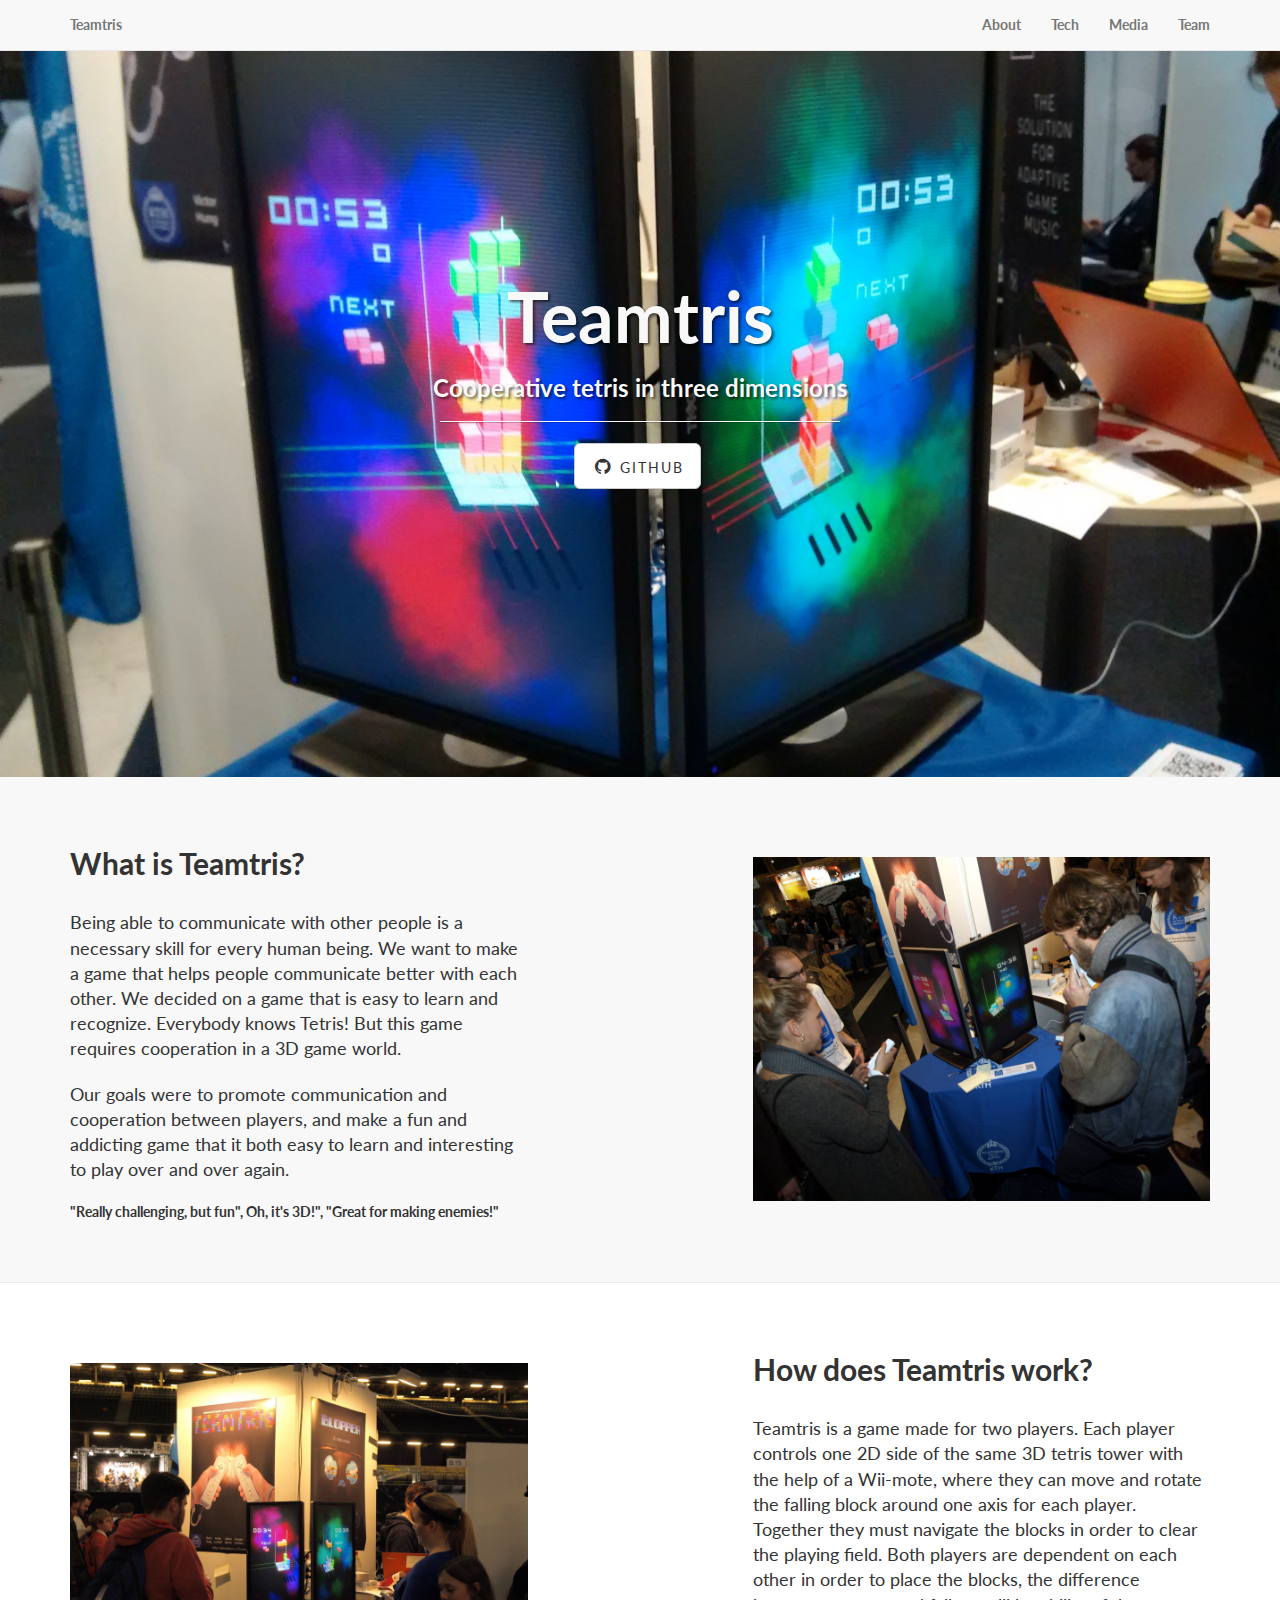
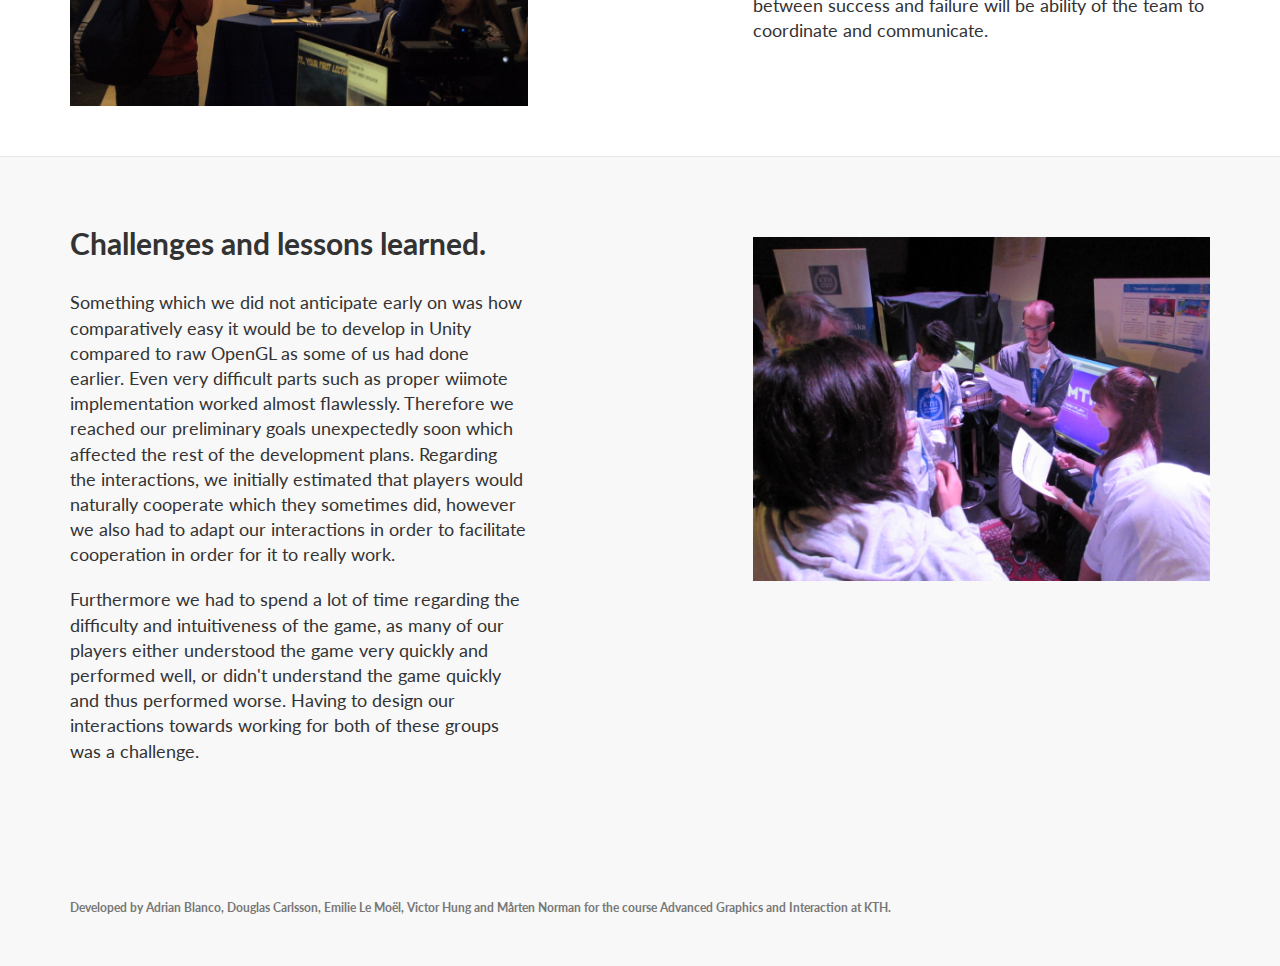
<file: index.html>
<!DOCTYPE html>
<html lang="en">

<head>

    <meta charset="utf-8">
    <meta http-equiv="X-UA-Compatible" content="IE=edge">
    <meta name="viewport" content="width=device-width, initial-scale=1">
    <meta name="description" content="">
    <meta name="author" content="">

    <title>Teamtris</title>

    <!-- Bootstrap Core CSS -->
    <link href="css/bootstrap.min.css" rel="stylesheet">

    <!-- Custom CSS -->
    <link href="css/landing-page.css" rel="stylesheet">

    <!-- Custom Fonts -->
    <link href="font-awesome/css/font-awesome.min.css" rel="stylesheet" type="text/css">
    <link href="http://fonts.googleapis.com/css?family=Lato:300,400,700,300italic,400italic,700italic" rel="stylesheet" type="text/css">

    <!-- HTML5 Shim and Respond.js IE8 support of HTML5 elements and media queries -->
    <!-- WARNING: Respond.js doesn't work if you view the page via file:// -->
    <!--[if lt IE 9]>
        <script src="https://oss.maxcdn.com/libs/html5shiv/3.7.0/html5shiv.js"></script>
        <script src="https://oss.maxcdn.com/libs/respond.js/1.4.2/respond.min.js"></script>
    <![endif]-->

</head>

<body>

    <!-- Navigation -->
    <nav class="navbar navbar-default navbar-fixed-top topnav" role="navigation">
        <div class="container topnav">
            <!-- Brand and toggle get grouped for better mobile display -->
            <div class="navbar-header">
                <button type="button" class="navbar-toggle" data-toggle="collapse" data-target="#bs-example-navbar-collapse-1">
                    <span class="sr-only">Toggle navigation</span>
                    <span class="icon-bar"></span>
                    <span class="icon-bar"></span>
                    <span class="icon-bar"></span>
                </button>
                <a class="navbar-brand topnav" href="/Teamtris/">Teamtris</a>
            </div>
            <!-- Collect the nav links, forms, and other content for toggling -->
            <div class="collapse navbar-collapse" id="bs-example-navbar-collapse-1">
                <ul class="nav navbar-nav navbar-right">
                    <li>
                        <a href="/Teamtris/">About</a>
                    </li>
                    <li>
                        <a href="/Teamtris/tech/">Tech</a>
                    </li>
                    <li>
                        <a href="/Teamtris/media/">Media</a>
                    </li>
                    <li>
                        <a href="/Teamtris/team/">Team</a>
                    </li>
                </ul>
            </div>
            <!-- /.navbar-collapse -->
        </div>
        <!-- /.container -->
    </nav>


    <!-- Header -->
    <a name="about"></a>
    <div class="intro-header">
        <div class="container">

            <div class="row">
                <div class="col-lg-12">
                    <div class="intro-message">
                        <h1>Teamtris</h1>
                        <h3>Cooperative tetris in three dimensions</h3>
                        <hr class="intro-divider">
                        <ul class="list-inline intro-social-buttons">
                            <li>
                                <a href="https://github.com/adrianblp/Teamtris" class="btn btn-default btn-lg"><i class="fa fa-github fa-fw"></i> <span class="network-name">Github</span></a>
                            </li>
                        </ul>
                    </div>
                </div>
            </div>

        </div>
        <!-- /.container -->

    </div>
    <!-- /.intro-header -->

    <!-- Page Content -->

	<a  name="services"></a>
    <div class="content-section-a">

        <div class="container">
            <div class="row">
                <div class="col-lg-5 col-sm-6">
                    <div class="clearfix"></div>
                    <h2 class="section-heading">What is Teamtris?</h2>
                    <p class="lead">Being able to communicate with other people is a necessary skill for every human being. We want to make a game that helps people communicate better with each other. We decided on a game that is easy to learn and recognize. Everybody knows Tetris! But this game requires cooperation in a 3D game world.</p>

                    <p class="lead">Our goals were to promote communication and cooperation between players, and make a fun and addicting game that it both easy to learn and interesting to play over and over again. </p>

                    <p>"Really challenging, but fun", Oh, it's 3D!", "Great for making enemies!"</p>
                </div>
                <div class="col-lg-5 col-lg-offset-2 col-sm-6">
                    <img class="img-responsive img-content" src="img/comiccon1.jpg" alt="">
                </div>
            </div>

        </div>
        <!-- /.container -->

    </div>
    <!-- /.content-section-a -->

    <div class="content-section-b">

        <div class="container">

            <div class="row">
                <div class="col-lg-5 col-lg-offset-1 col-sm-push-6  col-sm-6">
                    <div class="clearfix"></div>
                    <h2 class="section-heading">How does Teamtris work?</h2>
                    <p class="lead">Teamtris is a game made for two players. Each player controls one 2D side of the same 3D tetris tower with the help of a Wii-mote, where they can move and rotate the falling block around one axis for each player. Together they must navigate the blocks in order to clear the playing field. Both players are dependent on each other in order to place the blocks, the difference between success and failure will be ability of the team to coordinate and communicate. </p>
                </div>
                <div class="col-lg-5 col-sm-pull-6  col-sm-6">
                    <img class="img-responsive img-content" src="img/comiccon2.jpg" alt="">
                </div>
            </div>

        </div>
        <!-- /.container -->

    </div>
    <!-- /.content-section-b -->

    <div class="content-section-a">

        <div class="container">

            <div class="row">
                <div class="col-lg-5 col-sm-6">
                    <div class="clearfix"></div>
                    <h2 class="section-heading">Challenges and lessons learned.</h2>
                    <p class="lead">Something which we did not anticipate early on was how comparatively easy it would be to develop in Unity compared to raw OpenGL as some of us had done earlier. Even very difficult parts such as proper wiimote implementation worked almost flawlessly. Therefore we reached our preliminary goals unexpectedly soon which affected the rest of the development plans. Regarding the interactions, we initially estimated that players would naturally cooperate which they sometimes did, however we also had to adapt our interactions in order to facilitate cooperation in order for it to really work.</p>

                    <p class="lead">Furthermore we had to spend a lot of time regarding the difficulty and intuitiveness of the game, as many of our players either understood the game very quickly and performed well, or didn't understand the game quickly and thus performed worse. Having to design our interactions towards working for both of these groups was a challenge.</p>
                </div>
                <div class="col-lg-5 col-lg-offset-2 col-sm-6">
                    <img class="img-responsive img-content" src="img/lessons.jpg" alt="">
                </div>
            </div>

        </div>
        <!-- /.container -->

    </div>
    <!-- /.content-section-a -->

	<a  name="contact"></a>

    <!-- Footer -->
    <footer>
        <div class="container">
            <div class="row">
                <div class="col-lg-12">
                    <p class="copyright text-muted small">Developed by Adrian Blanco, Douglas Carlsson, Emilie Le Moël, Victor Hung and Mårten Norman for the course Advanced Graphics and Interaction at KTH.</p>
                </div>
            </div>
        </div>
    </footer>

    <!-- jQuery -->
    <script src="js/jquery.js"></script>

    <!-- Bootstrap Core JavaScript -->
    <script src="js/bootstrap.min.js"></script>

</body>

</html>
</file>
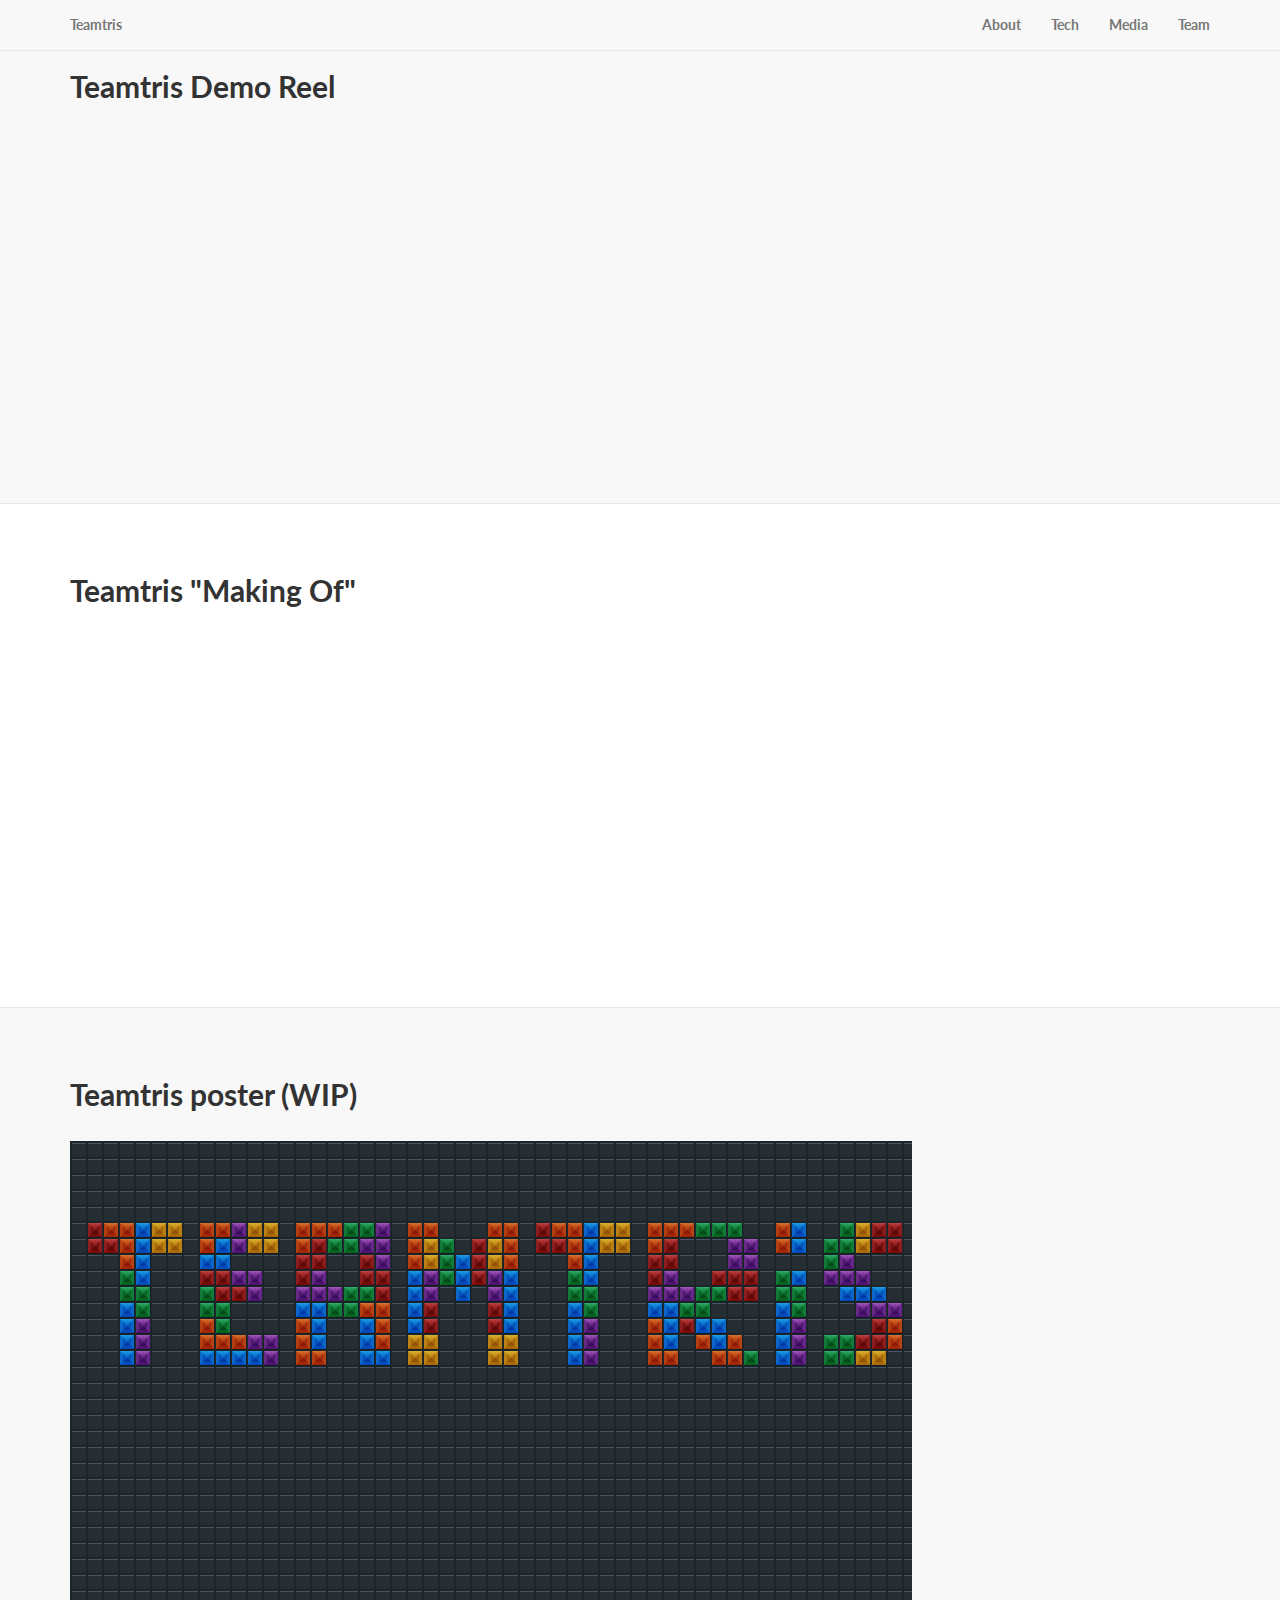
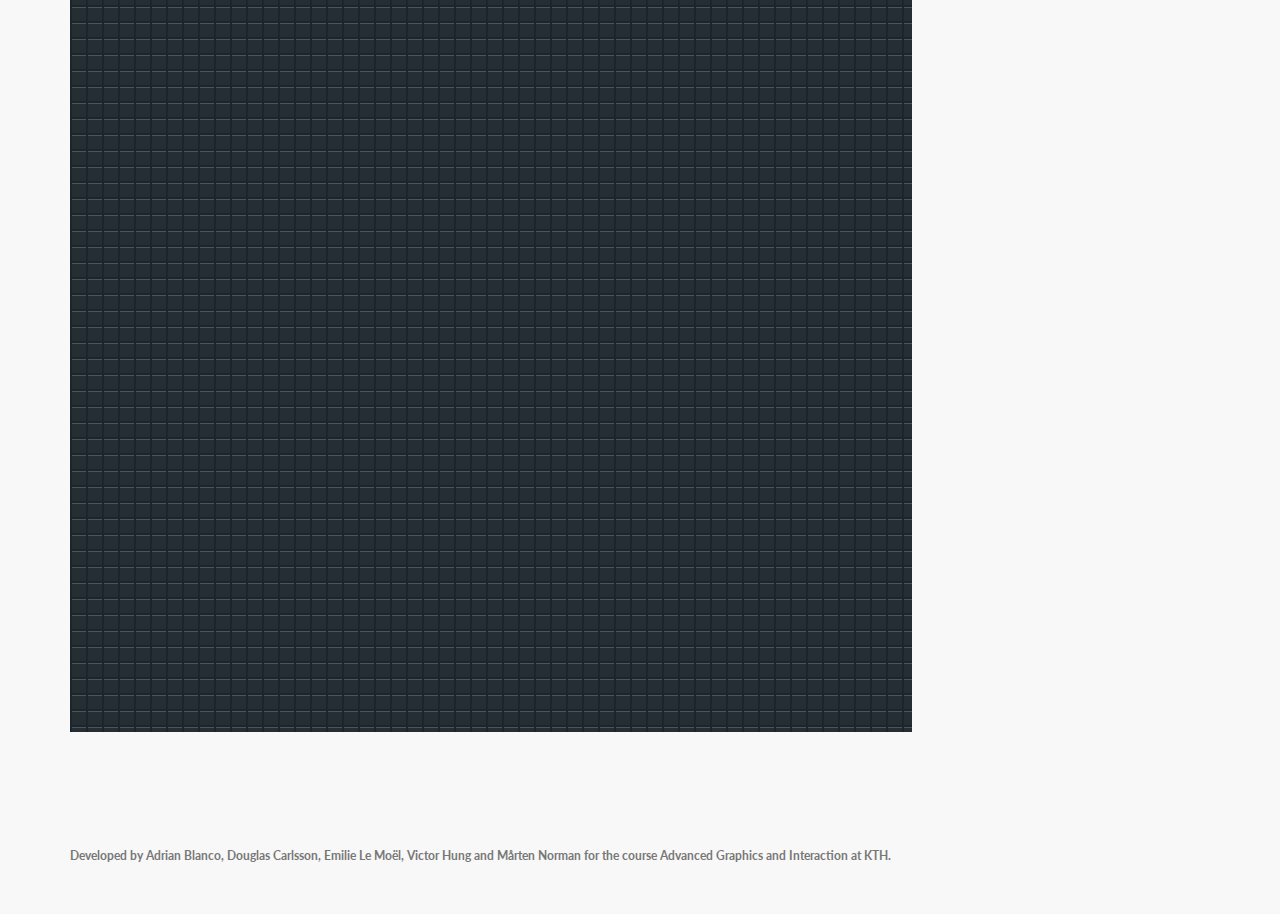
<file: media/index.html>
<!DOCTYPE html>
<html lang="en">

<head>

    <meta charset="utf-8">
    <meta http-equiv="X-UA-Compatible" content="IE=edge">
    <meta name="viewport" content="width=device-width, initial-scale=1">
    <meta name="description" content="">
    <meta name="author" content="">

    <title>Teamtris</title>

    <!-- Bootstrap Core CSS -->
    <link href="../css/bootstrap.min.css" rel="stylesheet">

    <!-- Custom CSS -->
    <link href="../css/landing-page.css" rel="stylesheet">

    <!-- Custom Fonts -->
    <link href="../font-awesome/css/font-awesome.min.css" rel="stylesheet" type="text/css">
    <link href="http://fonts.googleapis.com/css?family=Lato:300,400,700,300italic,400italic,700italic" rel="stylesheet" type="text/css">

    <!-- HTML5 Shim and Respond.js IE8 support of HTML5 elements and media queries -->
    <!-- WARNING: Respond.js doesn't work if you view the page via file:// -->
    <!--[if lt IE 9]>
        <script src="https://oss.maxcdn.com/libs/html5shiv/3.7.0/html5shiv.js"></script>
        <script src="https://oss.maxcdn.com/libs/respond.js/1.4.2/respond.min.js"></script>
    <![endif]-->

</head>

<body>

    <!-- Navigation -->
    <nav class="navbar navbar-default navbar-fixed-top topnav" role="navigation">
        <div class="container topnav">
            <!-- Brand and toggle get grouped for better mobile display -->
            <div class="navbar-header">
                <button type="button" class="navbar-toggle" data-toggle="collapse" data-target="#bs-example-navbar-collapse-1">
                    <span class="sr-only">Toggle navigation</span>
                    <span class="icon-bar"></span>
                    <span class="icon-bar"></span>
                    <span class="icon-bar"></span>
                </button>
                <a class="navbar-brand topnav" href="/Teamtris/">Teamtris</a>
            </div>
            <!-- Collect the nav links, forms, and other content for toggling -->
            <div class="collapse navbar-collapse" id="bs-example-navbar-collapse-1">
                <ul class="nav navbar-nav navbar-right">
                    <li>
                        <a href="/Teamtris/">About</a>
                    </li>
                    <li>
                        <a href="/Teamtris/tech/">Tech</a>
                    </li>
                    <li>
                        <a href="/Teamtris/media/">Media</a>
                    </li>
                    <li>
                        <a href="/Teamtris/team/">Team</a>
                    </li>
                </ul>
            </div>
            <!-- /.navbar-collapse -->
        </div>
        <!-- /.container -->
    </nav>

	<a  name="services"></a>
    <div class="content-section-a">

        <div class="container">
            <div class="row">
                <div class="col-lg-12 col-sm-12">
                    <div class="clearfix"></div>
                    <h2 class="section-heading">Teamtris Demo Reel</h2>
                    <iframe width="560" height="315" src="https://www.youtube.com/embed/Hj0sJUJhdqo" frameborder="0" allowfullscreen></iframe>
                </div>
            </div>

        </div>
        <!-- /.container -->

    </div>
    <!-- /.content-section-a -->

    <div class="content-section-b">

        <div class="container">

            <div class="row">
                <div class="col-lg-12 col-sm-12">
                    <div class="clearfix"></div>
                    <h2 class="section-heading">Teamtris "Making Of"</h2>
                    <iframe width="560" height="315" src="https://www.youtube.com/embed/-wChidLR0Jw" frameborder="0" allowfullscreen></iframe>
                </div>
            </div>

        </div>
        <!-- /.container -->

    </div>
    <!-- /.content-section-b -->

    <div class="content-section-a">

        <div class="container">

            <div class="row">
                <div class="col-lg-12 col-sm-12">
                    <div class="clearfix"></div>
                    <h2 class="section-heading">Teamtris poster (WIP)</h2>
                    <img class="img-responsive img-content" src="../img/poster.jpg" alt="">
                </div>
            </div>

        </div>
        <!-- /.container -->

    </div>
    <!-- /.content-section-a -->

	<a  name="contact"></a>

    <!-- Footer -->
    <footer>
        <div class="container">
            <div class="row">
                <div class="col-lg-12">
                    <p class="copyright text-muted small">Developed by Adrian Blanco, Douglas Carlsson, Emilie Le Moël, Victor Hung and Mårten Norman for the course Advanced Graphics and Interaction at KTH.</p>
                </div>
            </div>
        </div>
    </footer>

    <!-- jQuery -->
    <script src="../js/jquery.js"></script>

    <!-- Bootstrap Core JavaScript -->
    <script src="../js/bootstrap.min.js"></script>

</body>

</html>
</file>
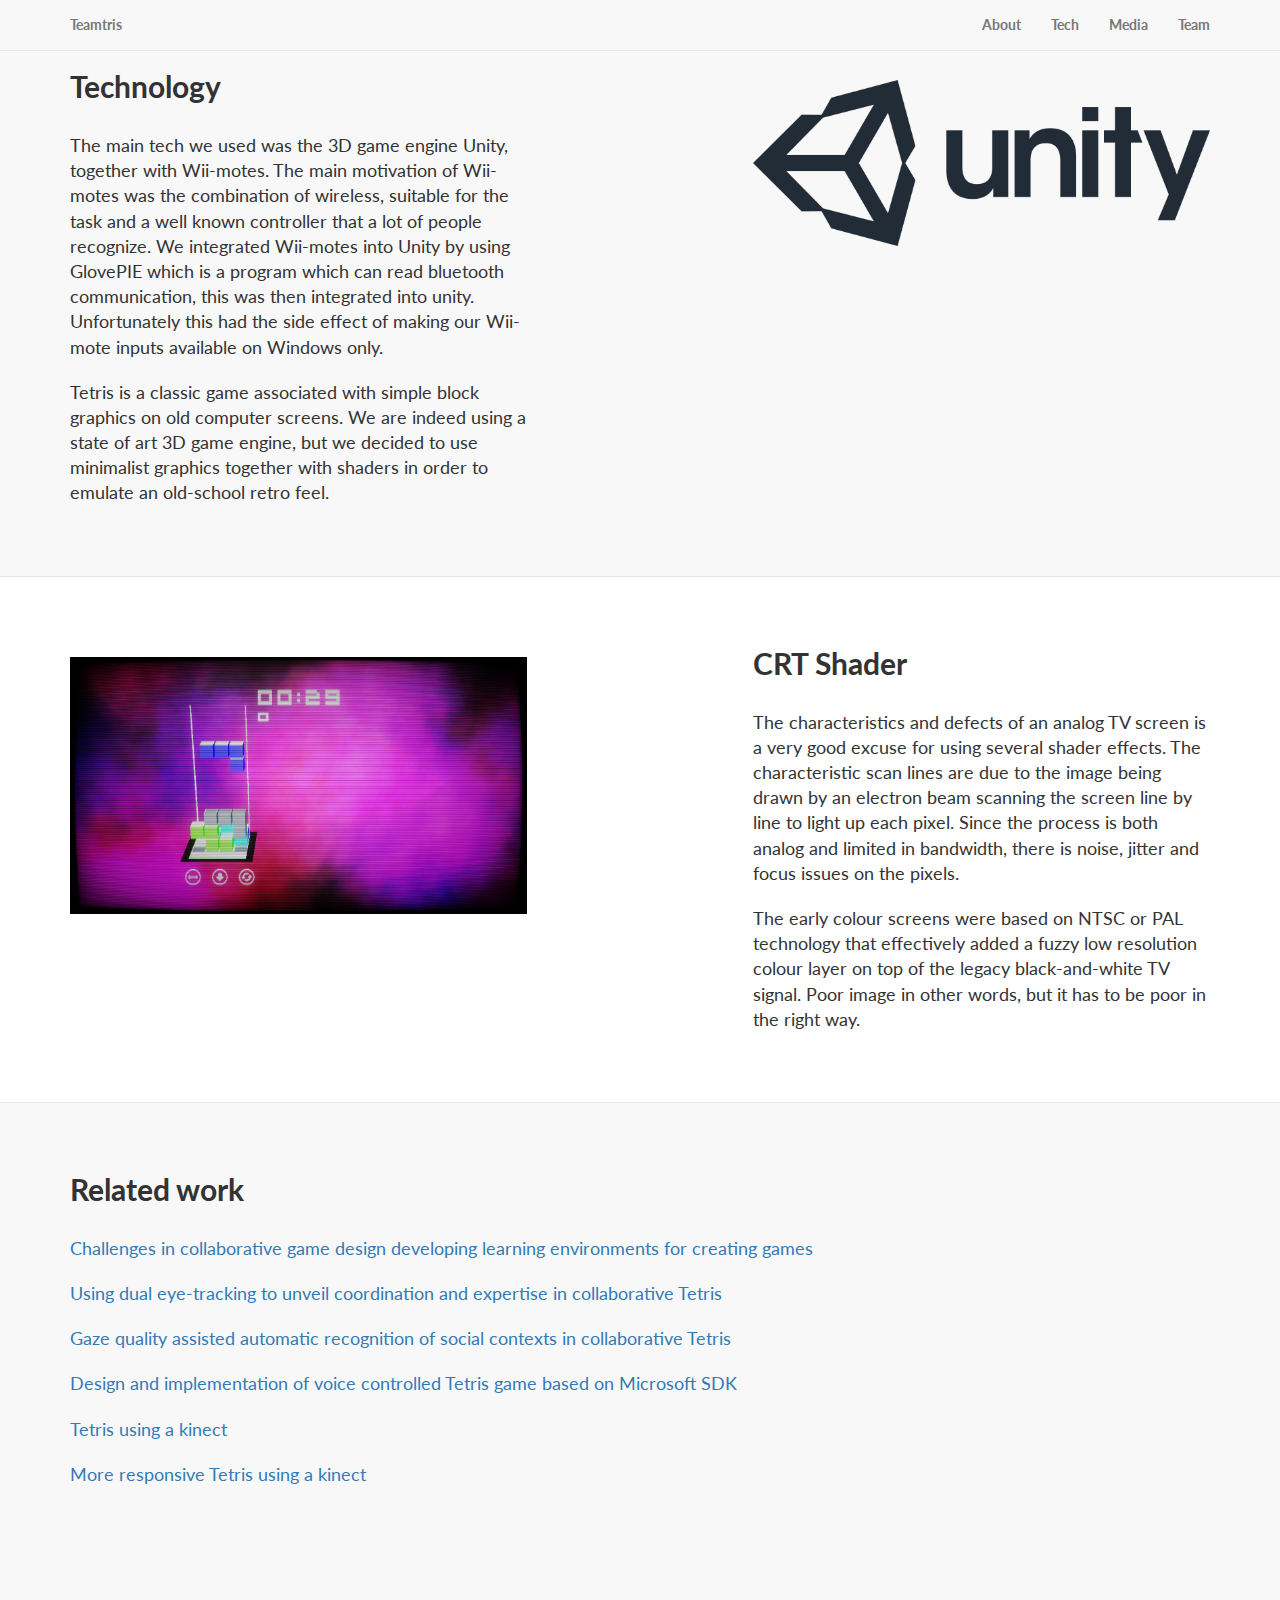
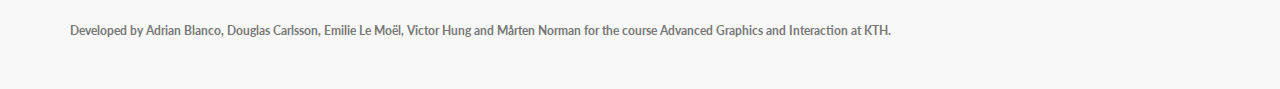
<file: tech/index.html>
<!DOCTYPE html>
<html lang="en">

<head>

    <meta charset="utf-8">
    <meta http-equiv="X-UA-Compatible" content="IE=edge">
    <meta name="viewport" content="width=device-width, initial-scale=1">
    <meta name="description" content="">
    <meta name="author" content="">

    <title>Teamtris</title>

    <!-- Bootstrap Core CSS -->
    <link href="../css/bootstrap.min.css" rel="stylesheet">

    <!-- Custom CSS -->
    <link href="../css/landing-page.css" rel="stylesheet">

    <!-- Custom Fonts -->
    <link href="../font-awesome/css/font-awesome.min.css" rel="stylesheet" type="text/css">
    <link href="http://fonts.googleapis.com/css?family=Lato:300,400,700,300italic,400italic,700italic" rel="stylesheet" type="text/css">

    <!-- HTML5 Shim and Respond.js IE8 support of HTML5 elements and media queries -->
    <!-- WARNING: Respond.js doesn't work if you view the page via file:// -->
    <!--[if lt IE 9]>
        <script src="https://oss.maxcdn.com/libs/html5shiv/3.7.0/html5shiv.js"></script>
        <script src="https://oss.maxcdn.com/libs/respond.js/1.4.2/respond.min.js"></script>
    <![endif]-->

</head>

<body>

    <!-- Navigation -->
    <nav class="navbar navbar-default navbar-fixed-top topnav" role="navigation">
        <div class="container topnav">
            <!-- Brand and toggle get grouped for better mobile display -->
            <div class="navbar-header">
                <button type="button" class="navbar-toggle" data-toggle="collapse" data-target="#bs-example-navbar-collapse-1">
                    <span class="sr-only">Toggle navigation</span>
                    <span class="icon-bar"></span>
                    <span class="icon-bar"></span>
                    <span class="icon-bar"></span>
                </button>
                <a class="navbar-brand topnav" href="/Teamtris/">Teamtris</a>
            </div>
            <!-- Collect the nav links, forms, and other content for toggling -->
            <div class="collapse navbar-collapse" id="bs-example-navbar-collapse-1">
                <ul class="nav navbar-nav navbar-right">
                    <li>
                        <a href="/Teamtris/">About</a>
                    </li>
                    <li>
                        <a href="/Teamtris/tech/">Tech</a>
                    </li>
                    <li>
                        <a href="/Teamtris/media/">Media</a>
                    </li>
                    <li>
                        <a href="/Teamtris/team/">Team</a>
                    </li>
                </ul>
            </div>
            <!-- /.navbar-collapse -->
        </div>
        <!-- /.container -->
    </nav>

	<a  name="services"></a>
    <div class="content-section-a">

        <div class="container">
            <div class="row">
                <div class="col-lg-5 col-sm-6">
                    <div class="clearfix"></div>
                    <h2 class="section-heading">Technology</h2>
                    <p class="lead">The main tech we used was the 3D game engine Unity, together with Wii-motes. The main motivation of Wii-motes was the combination of wireless, suitable for the task and a well known controller that a lot of people recognize. We integrated Wii-motes into Unity by using GlovePIE which is a program which can read bluetooth communication, this was then integrated into unity. Unfortunately this had the side effect of making our Wii-mote inputs available on Windows only.</p>

                    <p class="lead">Tetris is a classic game associated with simple block graphics on old computer screens. We are indeed using a state of art 3D game engine, but we decided to use minimalist graphics together with shaders in order to emulate an old-school retro feel.</p>
                </div>
                <div class="col-lg-5 col-lg-offset-2 col-sm-6">
                    <img class="img-responsive img-content" src="../img/unity_logo.png" alt="">
                </div>
            </div>

        </div>
        <!-- /.container -->

    </div>
    <!-- /.content-section-a -->

    <div class="content-section-b">

        <div class="container">

            <div class="row">
                <div class="col-lg-5 col-lg-offset-1 col-sm-push-6  col-sm-6">
                    <div class="clearfix"></div>
                    <h2 class="section-heading">CRT Shader</h2>
                    <p class="lead">The characteristics and defects of an analog TV screen is a very good excuse for using several shader effects. The characteristic scan lines are due to the image being drawn by an electron beam scanning the screen line by line to light up each pixel. Since the process is both analog and limited in bandwidth, there is noise, jitter and focus issues on the pixels. </p>

                    <p class="lead">The early colour screens were based on NTSC or PAL technology that effectively added a fuzzy low resolution colour layer on top of the legacy black-and-white TV signal. Poor image in other words, but it has to be poor in the right way.</p>
                </div>
                <div class="col-lg-5 col-sm-pull-6  col-sm-6">
                    <img class="img-responsive img-content" src="../img/shader.png" alt="">
                </div>
            </div>

        </div>
        <!-- /.container -->

    </div>
    <!-- /.content-section-b -->

    <div class="content-section-a">

        <div class="container">

            <div class="row">
                <div class="col-lg-12 col-sm-12">
                    <div class="clearfix"></div>
                    <h2 class="section-heading">Related work</h2>
                    <p class="lead"><a href="http://ieeexplore.ieee.org/xpls/abs_all.jsp?arnumber=1419790&tag=1">Challenges in collaborative game design developing learning environments for creating games</a></p>
                    <p class="lead"><a href="http://dl.acm.org/citation.cfm?id=2146309">Using dual eye-tracking to unveil coordination and expertise in collaborative Tetris</a></p>
                    <p class="lead"><a href="http://dl.acm.org/citation.cfm?id=1891914">Gaze quality assisted automatic recognition of social contexts in collaborative Tetris</a></p>
                    <p class="lead"><a href="http://ieeexplore.ieee.org/xpls/abs_all.jsp?arnumber=6001825">Design and implementation of voice controlled Tetris game based on Microsoft SDK</a></p>
                    <p class="lead"><a href="https://www.youtube.com/watch?v=MjgoiwtVnI0">Tetris using a kinect</a></p>
                    <p class="lead"><a href="https://www.youtube.com/watch?v=PB8wVp8nj40">More responsive Tetris using a kinect</a></p>
                </div>
            </div>

        </div>
        <!-- /.container -->

    </div>
    <!-- /.content-section-a -->

	<a  name="contact"></a>

    <!-- Footer -->
    <footer>
        <div class="container">
            <div class="row">
                <div class="col-lg-12">
                    <p class="copyright text-muted small">Developed by Adrian Blanco, Douglas Carlsson, Emilie Le Moël, Victor Hung and Mårten Norman for the course Advanced Graphics and Interaction at KTH.</p>
                </div>
            </div>
        </div>
    </footer>

    <!-- jQuery -->
    <script src="../js/jquery.js"></script>

    <!-- Bootstrap Core JavaScript -->
    <script src="../js/bootstrap.min.js"></script>

</body>

</html>
</file>
<file: css/landing-page.css>
/*!
 * Start Bootstrap - Landing Page Bootstrap Theme (http://startbootstrap.com)
 * Code licensed under the Apache License v2.0.
 * For details, see http://www.apache.org/licenses/LICENSE-2.0.
 */

body,
html {
    width: 100%;
    height: 100%;
}

body,
h1,
h2,
h3,
h4,
h5,
h6 {
    font-family: "Lato","Helvetica Neue",Helvetica,Arial,sans-serif;
    font-weight: 700;
}

.topnav {
    font-size: 14px; 
}

.lead {
    font-size: 18px;
    font-weight: 400;
}

.intro-header {
    padding-top: 50px; /* If you're making other pages, make sure there is 50px of padding to make sure the navbar doesn't overlap content! */
    padding-bottom: 50px;
    text-align: center;
    color: #f8f8f8;
    background: url(../img/comiccon3.jpg) no-repeat center center;
    background-size: cover;
}

.intro-message {
    position: relative;
    padding-top: 20%;
    padding-bottom: 20%;
}

.intro-message > h1 {
    margin: 0;
    text-shadow: 2px 2px 3px rgba(0,0,0,0.6);
    font-size: 5em;
}

.intro-divider {
    width: 400px;
    border-top: 1px solid #f8f8f8;
    border-bottom: 1px solid rgba(0,0,0,0.2);
}

.intro-message > h3 {
    text-shadow: 2px 2px 3px rgba(0,0,0,0.6);
}

@media(max-width:767px) {
    .intro-message {
        padding-bottom: 15%;
    }

    .intro-message > h1 {
        font-size: 3em;
    }

    ul.intro-social-buttons > li {
        display: block;
        margin-bottom: 20px;
        padding: 0;
    }

    ul.intro-social-buttons > li:last-child {
        margin-bottom: 0;
    }

    .intro-divider {
        width: 100%;
    }
}

.img-content {
    margin-top: 30px;
}

.network-name {
    text-transform: uppercase;
    font-size: 14px;
    font-weight: 400;
    letter-spacing: 2px;
}

.content-section-a {
    padding: 50px 0;
    background-color: #f8f8f8;
}

.content-section-b {
    padding: 50px 0;
    border-top: 1px solid #e7e7e7;
    border-bottom: 1px solid #e7e7e7;
}

.section-heading {
    margin-bottom: 30px;
}

.section-heading-spacer {
    float: left;
    width: 200px;
    border-top: 3px solid #e7e7e7;
}

.banner {
    padding: 100px 0;
    color: #f8f8f8;
    background: url(../img/banner-bg.jpg) no-repeat center center;
    background-size: cover;
}

.banner h2 {
    margin: 0;
    text-shadow: 2px 2px 3px rgba(0,0,0,0.6);
    font-size: 3em;
}

.banner ul {
    margin-bottom: 0;
}

.banner-social-buttons {
    float: right;
    margin-top: 0;
}

@media(max-width:1199px) {
    ul.banner-social-buttons {
        float: left;
        margin-top: 15px;
    }
}

@media(max-width:767px) {
    .banner h2 {
        margin: 0;
        text-shadow: 2px 2px 3px rgba(0,0,0,0.6);
        font-size: 3em;
    }

    ul.banner-social-buttons > li {
        display: block;
        margin-bottom: 20px;
        padding: 0;
    }

    ul.banner-social-buttons > li:last-child {
        margin-bottom: 0;
    }
}

footer {
    padding: 50px 0;
    background-color: #f8f8f8;
}

p.copyright {
    margin: 15px 0 0;
}
</file>
